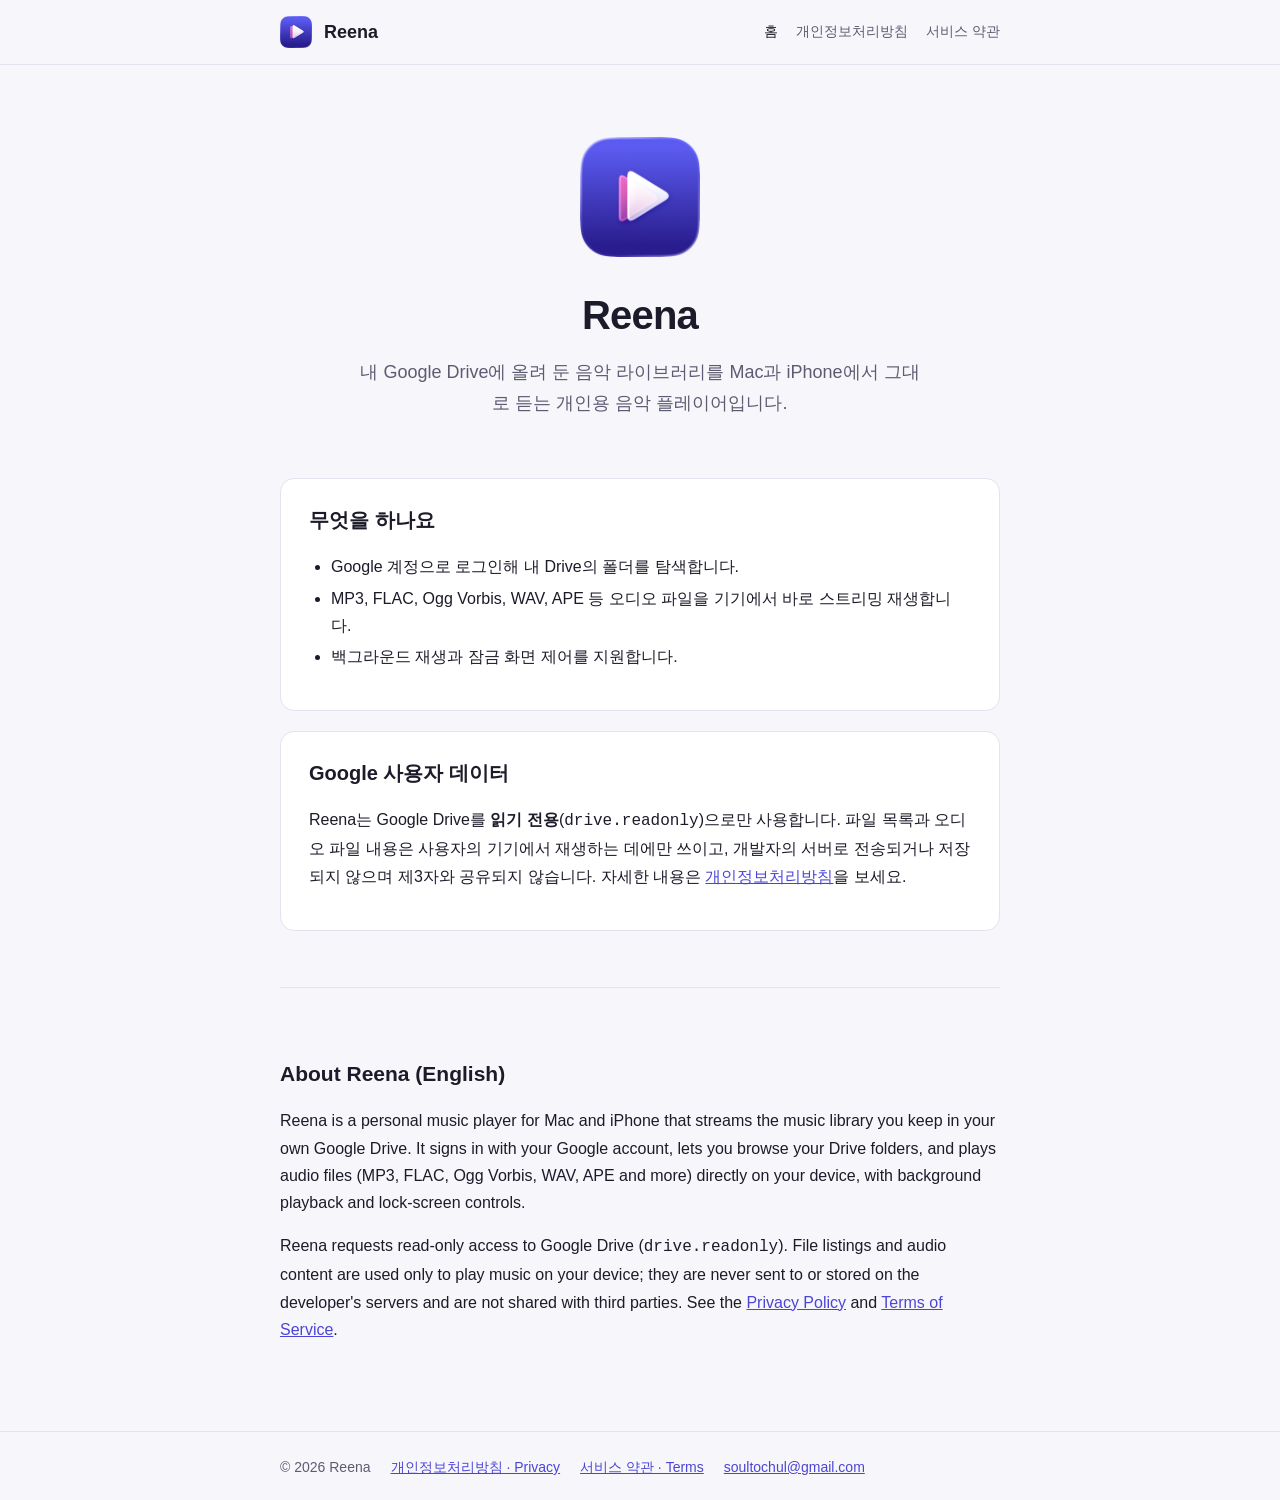
<file: index.html>
<!doctype html>
<html lang="ko">
<head>
  <meta charset="utf-8">
  <meta name="viewport" content="width=device-width, initial-scale=1">
  <title>Reena</title>
  <meta name="description" content="Reena — 내 Google Drive에 있는 음악을 스트리밍하는 개인용 음악 플레이어">
  <link rel="icon" href="favicon.png">
  <link rel="stylesheet" href="style.css">
</head>
<body>
<header><div class="wrap">
  <img src="logo.png" alt=""><a class="name" href="./">Reena</a>
  <nav><a href="./" aria-current="page">홈</a><a href="privacy.html">개인정보처리방침</a><a href="terms.html">서비스 약관</a></nav>
</div></header>
<main><div class="wrap">
  <section class="hero">
    <img src="logo.png" alt="Reena 앱 아이콘">
    <h1>Reena</h1>
    <p>내 Google Drive에 올려 둔 음악 라이브러리를 Mac과 iPhone에서 그대로 듣는 개인용 음악 플레이어입니다.</p>
  </section>

  <div class="card">
    <h2>무엇을 하나요</h2>
    <ul>
      <li>Google 계정으로 로그인해 내 Drive의 폴더를 탐색합니다.</li>
      <li>MP3, FLAC, Ogg Vorbis, WAV, APE 등 오디오 파일을 기기에서 바로 스트리밍 재생합니다.</li>
      <li>백그라운드 재생과 잠금 화면 제어를 지원합니다.</li>
    </ul>
  </div>

  <div class="card">
    <h2>Google 사용자 데이터</h2>
    <p>Reena는 Google Drive를 <strong>읽기 전용</strong>(<code>drive.readonly</code>)으로만 사용합니다. 파일 목록과 오디오 파일 내용은 사용자의 기기에서 재생하는 데에만 쓰이고, 개발자의 서버로 전송되거나 저장되지 않으며 제3자와 공유되지 않습니다. 자세한 내용은 <a href="privacy.html">개인정보처리방침</a>을 보세요.</p>
  </div>

  <section class="lang" lang="en">
    <h2>About Reena (English)</h2>
    <p>Reena is a personal music player for Mac and iPhone that streams the music library you keep in your own Google Drive. It signs in with your Google account, lets you browse your Drive folders, and plays audio files (MP3, FLAC, Ogg Vorbis, WAV, APE and more) directly on your device, with background playback and lock-screen controls.</p>
    <p>Reena requests read-only access to Google Drive (<code>drive.readonly</code>). File listings and audio content are used only to play music on your device; they are never sent to or stored on the developer's servers and are not shared with third parties. See the <a href="privacy.html#en">Privacy Policy</a> and <a href="terms.html#en">Terms of Service</a>.</p>
  </section>
</div></main>
<footer><div class="wrap">
  <span>© 2026 Reena</span>
  <a href="privacy.html">개인정보처리방침 · Privacy</a>
  <a href="terms.html">서비스 약관 · Terms</a>
  <a href="mailto:soultochul@gmail.com">soultochul@gmail.com</a>
</div></footer>
</body>
</html>
</file>
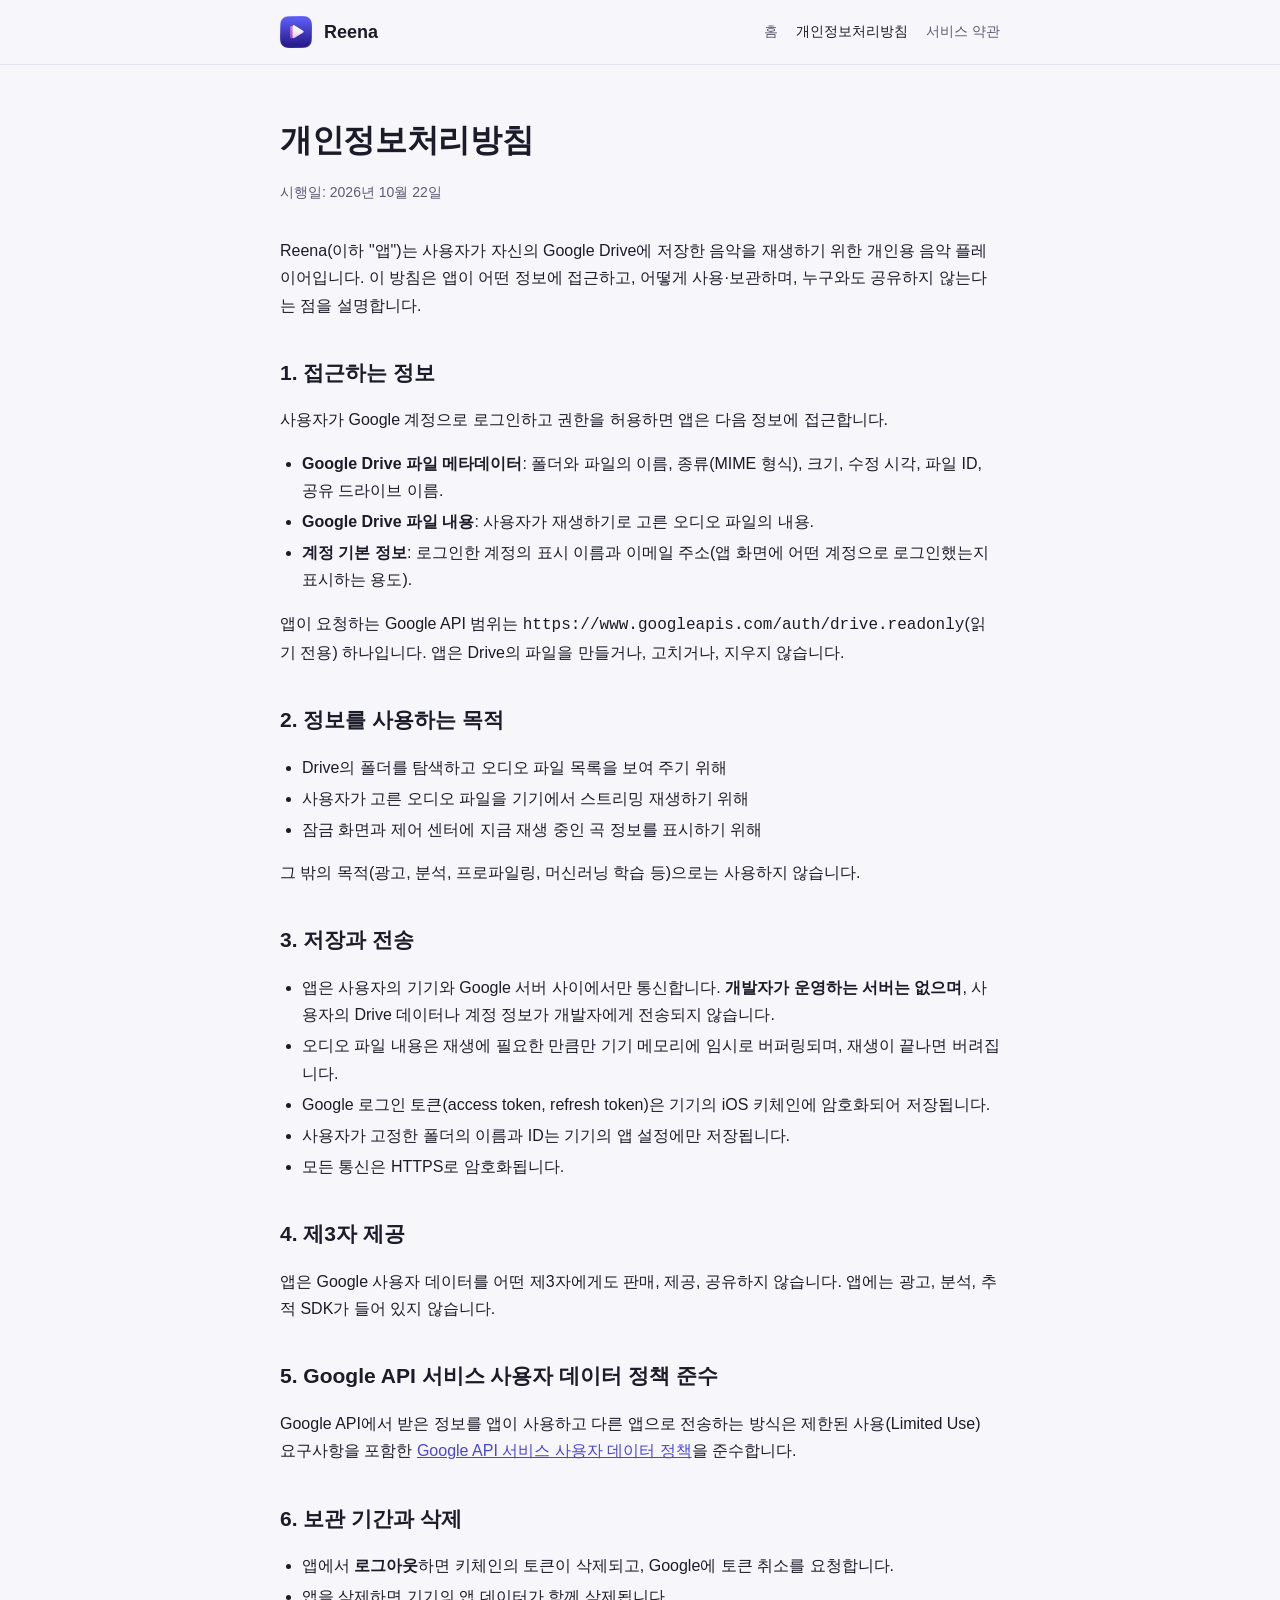
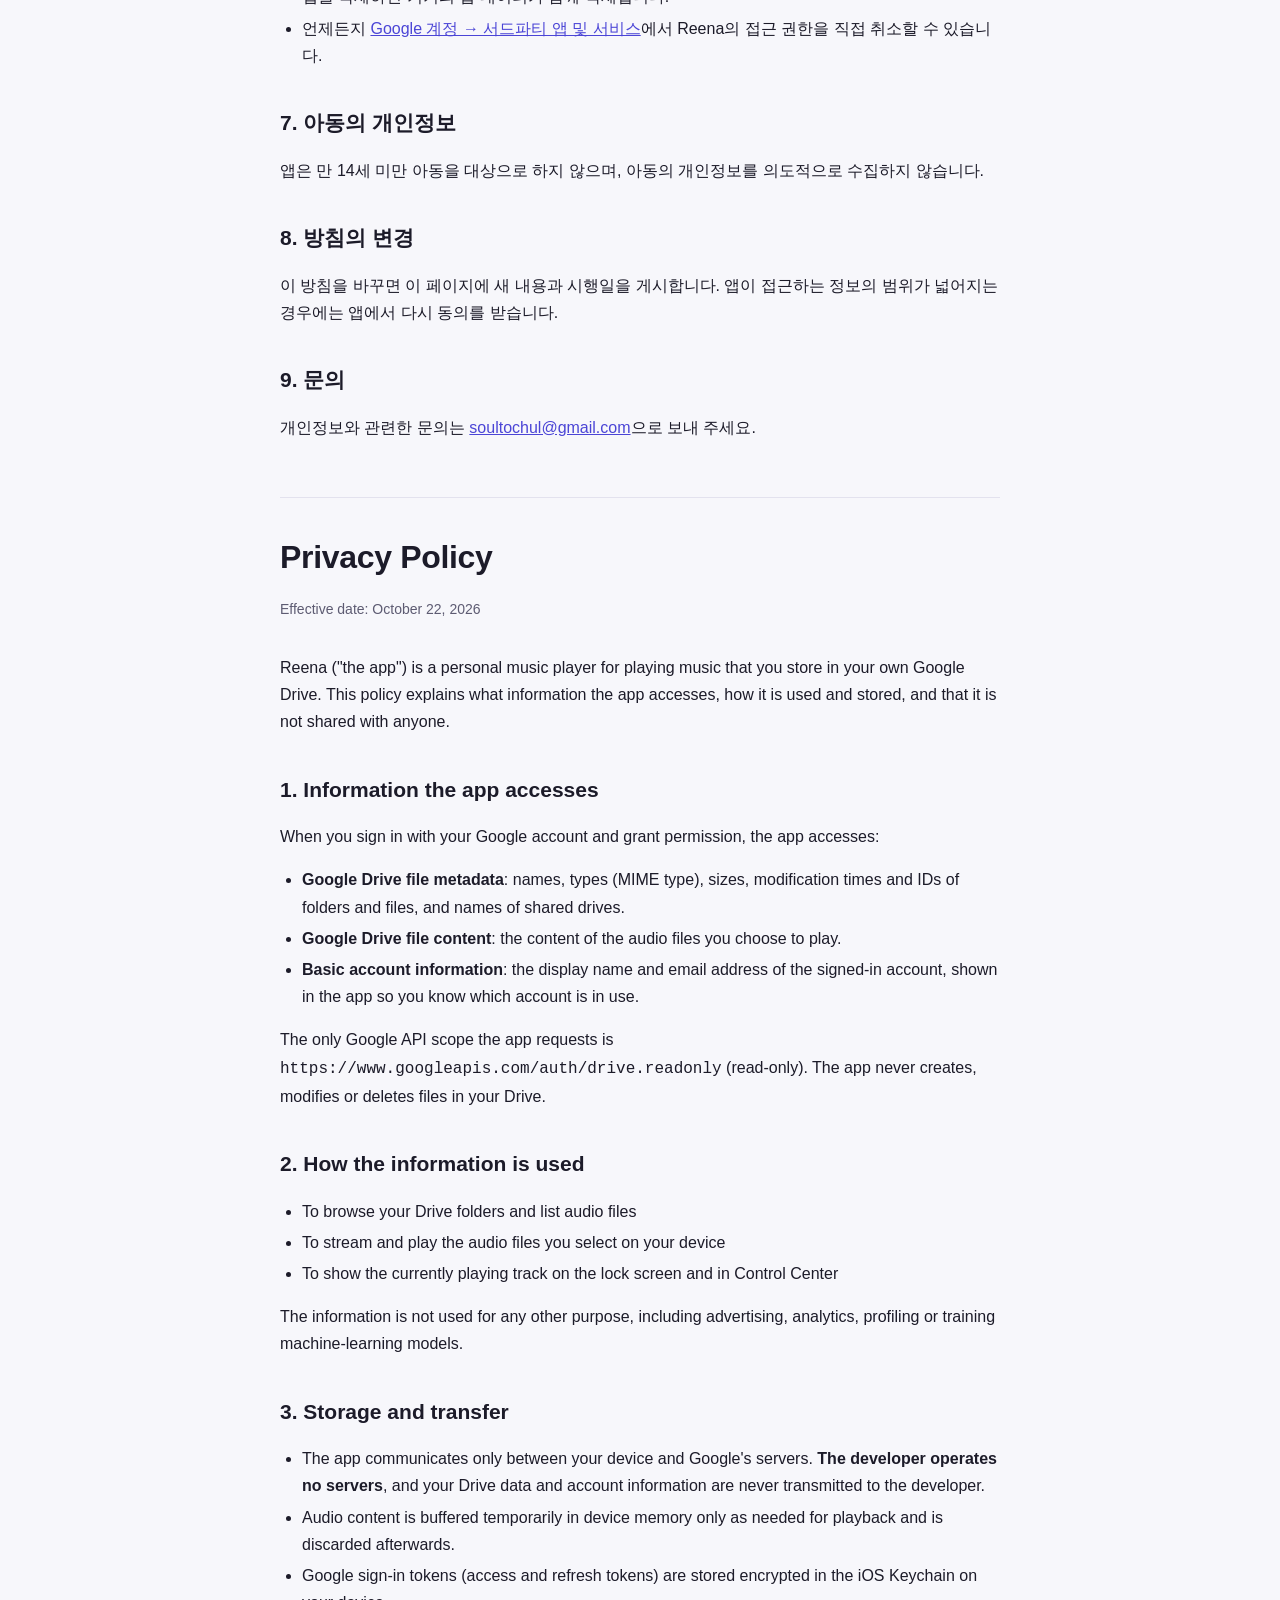
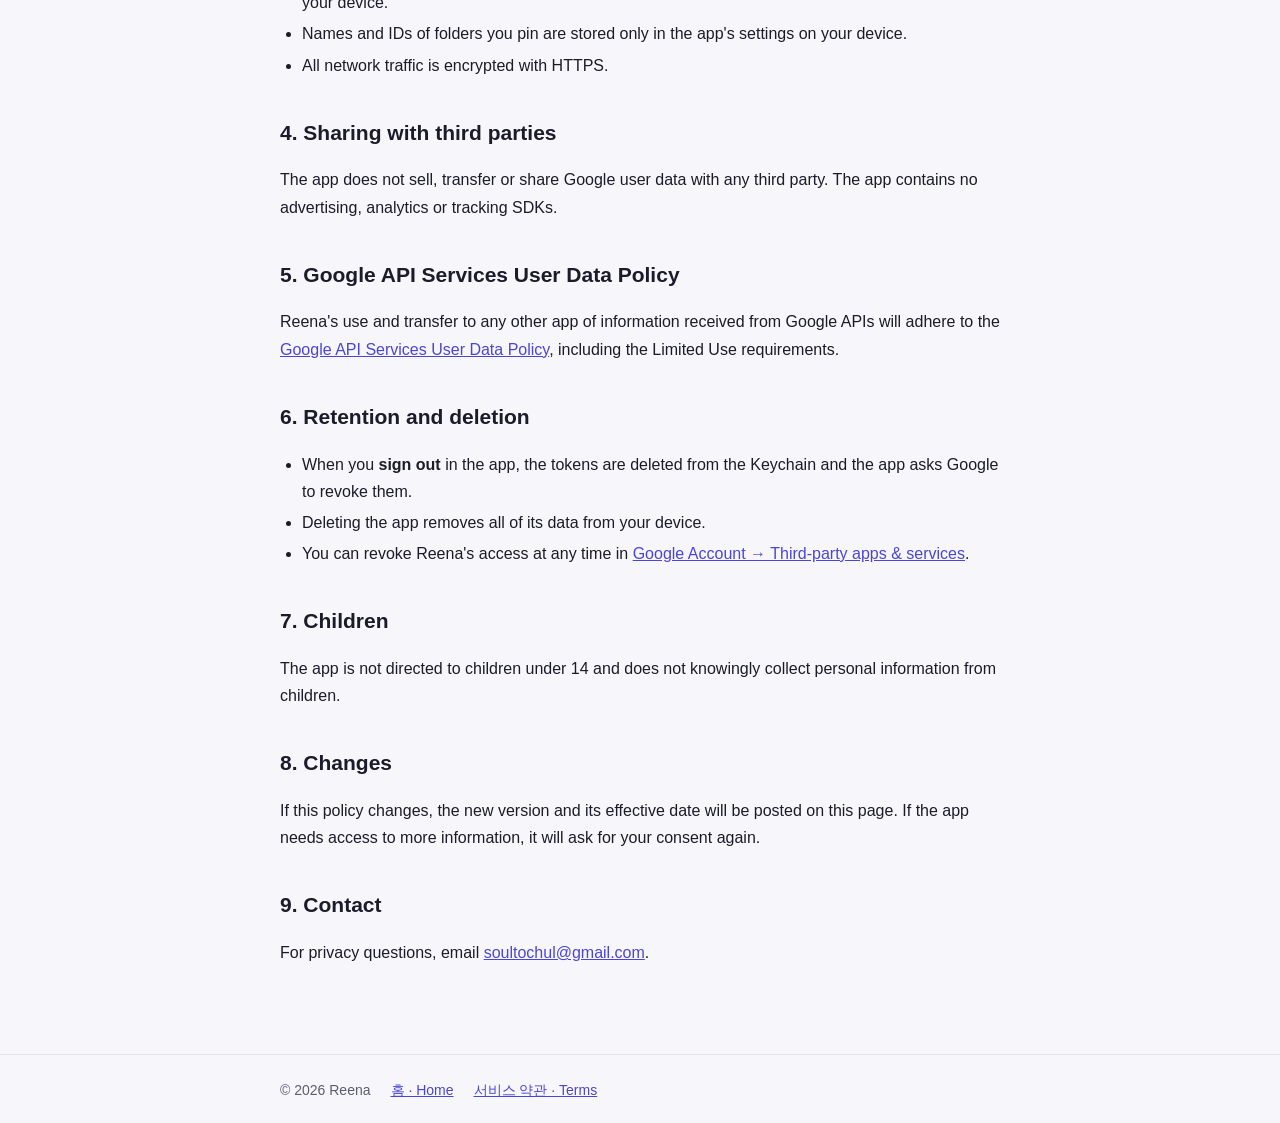
<file: privacy.html>
<!doctype html>
<html lang="ko">
<head>
  <meta charset="utf-8">
  <meta name="viewport" content="width=device-width, initial-scale=1">
  <title>개인정보처리방침 · Reena</title>
  <link rel="icon" href="favicon.png">
  <link rel="stylesheet" href="style.css">
</head>
<body>
<header><div class="wrap">
  <img src="logo.png" alt=""><a class="name" href="./">Reena</a>
  <nav><a href="./">홈</a><a href="privacy.html" aria-current="page">개인정보처리방침</a><a href="terms.html">서비스 약관</a></nav>
</div></header>
<main><div class="wrap">
  <h1 class="doc">개인정보처리방침</h1>
  <p class="meta">시행일: 2026년 10월 22일</p>

  <p>Reena(이하 "앱")는 사용자가 자신의 Google Drive에 저장한 음악을 재생하기 위한 개인용 음악 플레이어입니다. 이 방침은 앱이 어떤 정보에 접근하고, 어떻게 사용·보관하며, 누구와도 공유하지 않는다는 점을 설명합니다.</p>

  <h2>1. 접근하는 정보</h2>
  <p>사용자가 Google 계정으로 로그인하고 권한을 허용하면 앱은 다음 정보에 접근합니다.</p>
  <ul>
    <li><strong>Google Drive 파일 메타데이터</strong>: 폴더와 파일의 이름, 종류(MIME 형식), 크기, 수정 시각, 파일 ID, 공유 드라이브 이름.</li>
    <li><strong>Google Drive 파일 내용</strong>: 사용자가 재생하기로 고른 오디오 파일의 내용.</li>
    <li><strong>계정 기본 정보</strong>: 로그인한 계정의 표시 이름과 이메일 주소(앱 화면에 어떤 계정으로 로그인했는지 표시하는 용도).</li>
  </ul>
  <p>앱이 요청하는 Google API 범위는 <code>https://www.googleapis.com/auth/drive.readonly</code>(읽기 전용) 하나입니다. 앱은 Drive의 파일을 만들거나, 고치거나, 지우지 않습니다.</p>

  <h2>2. 정보를 사용하는 목적</h2>
  <ul>
    <li>Drive의 폴더를 탐색하고 오디오 파일 목록을 보여 주기 위해</li>
    <li>사용자가 고른 오디오 파일을 기기에서 스트리밍 재생하기 위해</li>
    <li>잠금 화면과 제어 센터에 지금 재생 중인 곡 정보를 표시하기 위해</li>
  </ul>
  <p>그 밖의 목적(광고, 분석, 프로파일링, 머신러닝 학습 등)으로는 사용하지 않습니다.</p>

  <h2>3. 저장과 전송</h2>
  <ul>
    <li>앱은 사용자의 기기와 Google 서버 사이에서만 통신합니다. <strong>개발자가 운영하는 서버는 없으며</strong>, 사용자의 Drive 데이터나 계정 정보가 개발자에게 전송되지 않습니다.</li>
    <li>오디오 파일 내용은 재생에 필요한 만큼만 기기 메모리에 임시로 버퍼링되며, 재생이 끝나면 버려집니다.</li>
    <li>Google 로그인 토큰(access token, refresh token)은 기기의 iOS 키체인에 암호화되어 저장됩니다.</li>
    <li>사용자가 고정한 폴더의 이름과 ID는 기기의 앱 설정에만 저장됩니다.</li>
    <li>모든 통신은 HTTPS로 암호화됩니다.</li>
  </ul>

  <h2>4. 제3자 제공</h2>
  <p>앱은 Google 사용자 데이터를 어떤 제3자에게도 판매, 제공, 공유하지 않습니다. 앱에는 광고, 분석, 추적 SDK가 들어 있지 않습니다.</p>

  <h2>5. Google API 서비스 사용자 데이터 정책 준수</h2>
  <p>Google API에서 받은 정보를 앱이 사용하고 다른 앱으로 전송하는 방식은 제한된 사용(Limited Use) 요구사항을 포함한 <a href="https://developers.google.com/terms/api-services-user-data-policy">Google API 서비스 사용자 데이터 정책</a>을 준수합니다.</p>

  <h2>6. 보관 기간과 삭제</h2>
  <ul>
    <li>앱에서 <strong>로그아웃</strong>하면 키체인의 토큰이 삭제되고, Google에 토큰 취소를 요청합니다.</li>
    <li>앱을 삭제하면 기기의 앱 데이터가 함께 삭제됩니다.</li>
    <li>언제든지 <a href="https://myaccount.google.com/permissions">Google 계정 → 서드파티 앱 및 서비스</a>에서 Reena의 접근 권한을 직접 취소할 수 있습니다.</li>
  </ul>

  <h2>7. 아동의 개인정보</h2>
  <p>앱은 만 14세 미만 아동을 대상으로 하지 않으며, 아동의 개인정보를 의도적으로 수집하지 않습니다.</p>

  <h2>8. 방침의 변경</h2>
  <p>이 방침을 바꾸면 이 페이지에 새 내용과 시행일을 게시합니다. 앱이 접근하는 정보의 범위가 넓어지는 경우에는 앱에서 다시 동의를 받습니다.</p>

  <h2>9. 문의</h2>
  <p>개인정보와 관련한 문의는 <a href="mailto:soultochul@gmail.com">soultochul@gmail.com</a>으로 보내 주세요.</p>

  <section class="lang" id="en" lang="en">
    <h1 class="doc">Privacy Policy</h1>
    <p class="meta">Effective date: October 22, 2026</p>

    <p>Reena ("the app") is a personal music player for playing music that you store in your own Google Drive. This policy explains what information the app accesses, how it is used and stored, and that it is not shared with anyone.</p>

    <h2>1. Information the app accesses</h2>
    <p>When you sign in with your Google account and grant permission, the app accesses:</p>
    <ul>
      <li><strong>Google Drive file metadata</strong>: names, types (MIME type), sizes, modification times and IDs of folders and files, and names of shared drives.</li>
      <li><strong>Google Drive file content</strong>: the content of the audio files you choose to play.</li>
      <li><strong>Basic account information</strong>: the display name and email address of the signed-in account, shown in the app so you know which account is in use.</li>
    </ul>
    <p>The only Google API scope the app requests is <code>https://www.googleapis.com/auth/drive.readonly</code> (read-only). The app never creates, modifies or deletes files in your Drive.</p>

    <h2>2. How the information is used</h2>
    <ul>
      <li>To browse your Drive folders and list audio files</li>
      <li>To stream and play the audio files you select on your device</li>
      <li>To show the currently playing track on the lock screen and in Control Center</li>
    </ul>
    <p>The information is not used for any other purpose, including advertising, analytics, profiling or training machine-learning models.</p>

    <h2>3. Storage and transfer</h2>
    <ul>
      <li>The app communicates only between your device and Google's servers. <strong>The developer operates no servers</strong>, and your Drive data and account information are never transmitted to the developer.</li>
      <li>Audio content is buffered temporarily in device memory only as needed for playback and is discarded afterwards.</li>
      <li>Google sign-in tokens (access and refresh tokens) are stored encrypted in the iOS Keychain on your device.</li>
      <li>Names and IDs of folders you pin are stored only in the app's settings on your device.</li>
      <li>All network traffic is encrypted with HTTPS.</li>
    </ul>

    <h2>4. Sharing with third parties</h2>
    <p>The app does not sell, transfer or share Google user data with any third party. The app contains no advertising, analytics or tracking SDKs.</p>

    <h2>5. Google API Services User Data Policy</h2>
    <p>Reena's use and transfer to any other app of information received from Google APIs will adhere to the <a href="https://developers.google.com/terms/api-services-user-data-policy">Google API Services User Data Policy</a>, including the Limited Use requirements.</p>

    <h2>6. Retention and deletion</h2>
    <ul>
      <li>When you <strong>sign out</strong> in the app, the tokens are deleted from the Keychain and the app asks Google to revoke them.</li>
      <li>Deleting the app removes all of its data from your device.</li>
      <li>You can revoke Reena's access at any time in <a href="https://myaccount.google.com/permissions">Google Account → Third-party apps &amp; services</a>.</li>
    </ul>

    <h2>7. Children</h2>
    <p>The app is not directed to children under 14 and does not knowingly collect personal information from children.</p>

    <h2>8. Changes</h2>
    <p>If this policy changes, the new version and its effective date will be posted on this page. If the app needs access to more information, it will ask for your consent again.</p>

    <h2>9. Contact</h2>
    <p>For privacy questions, email <a href="mailto:soultochul@gmail.com">soultochul@gmail.com</a>.</p>
  </section>
</div></main>
<footer><div class="wrap">
  <span>© 2026 Reena</span>
  <a href="./">홈 · Home</a>
  <a href="terms.html">서비스 약관 · Terms</a>
</div></footer>
</body>
</html>
</file>
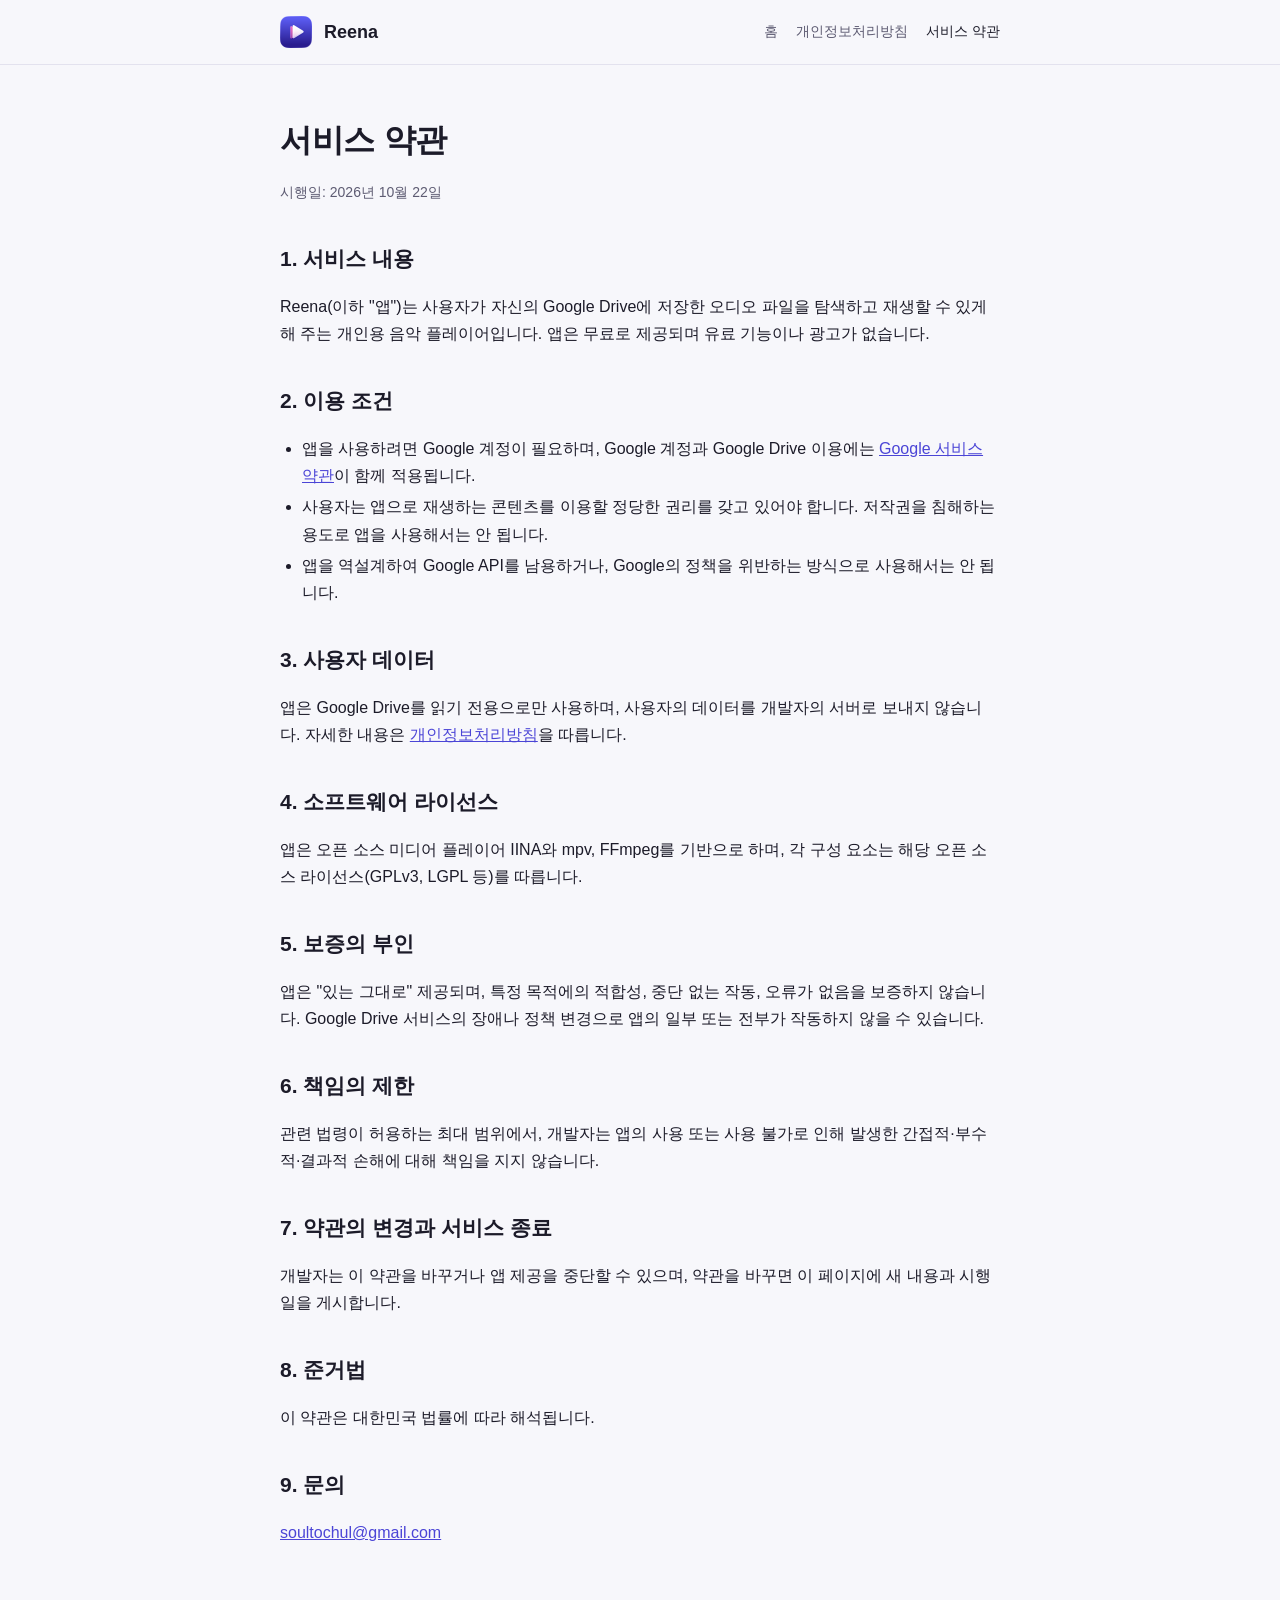
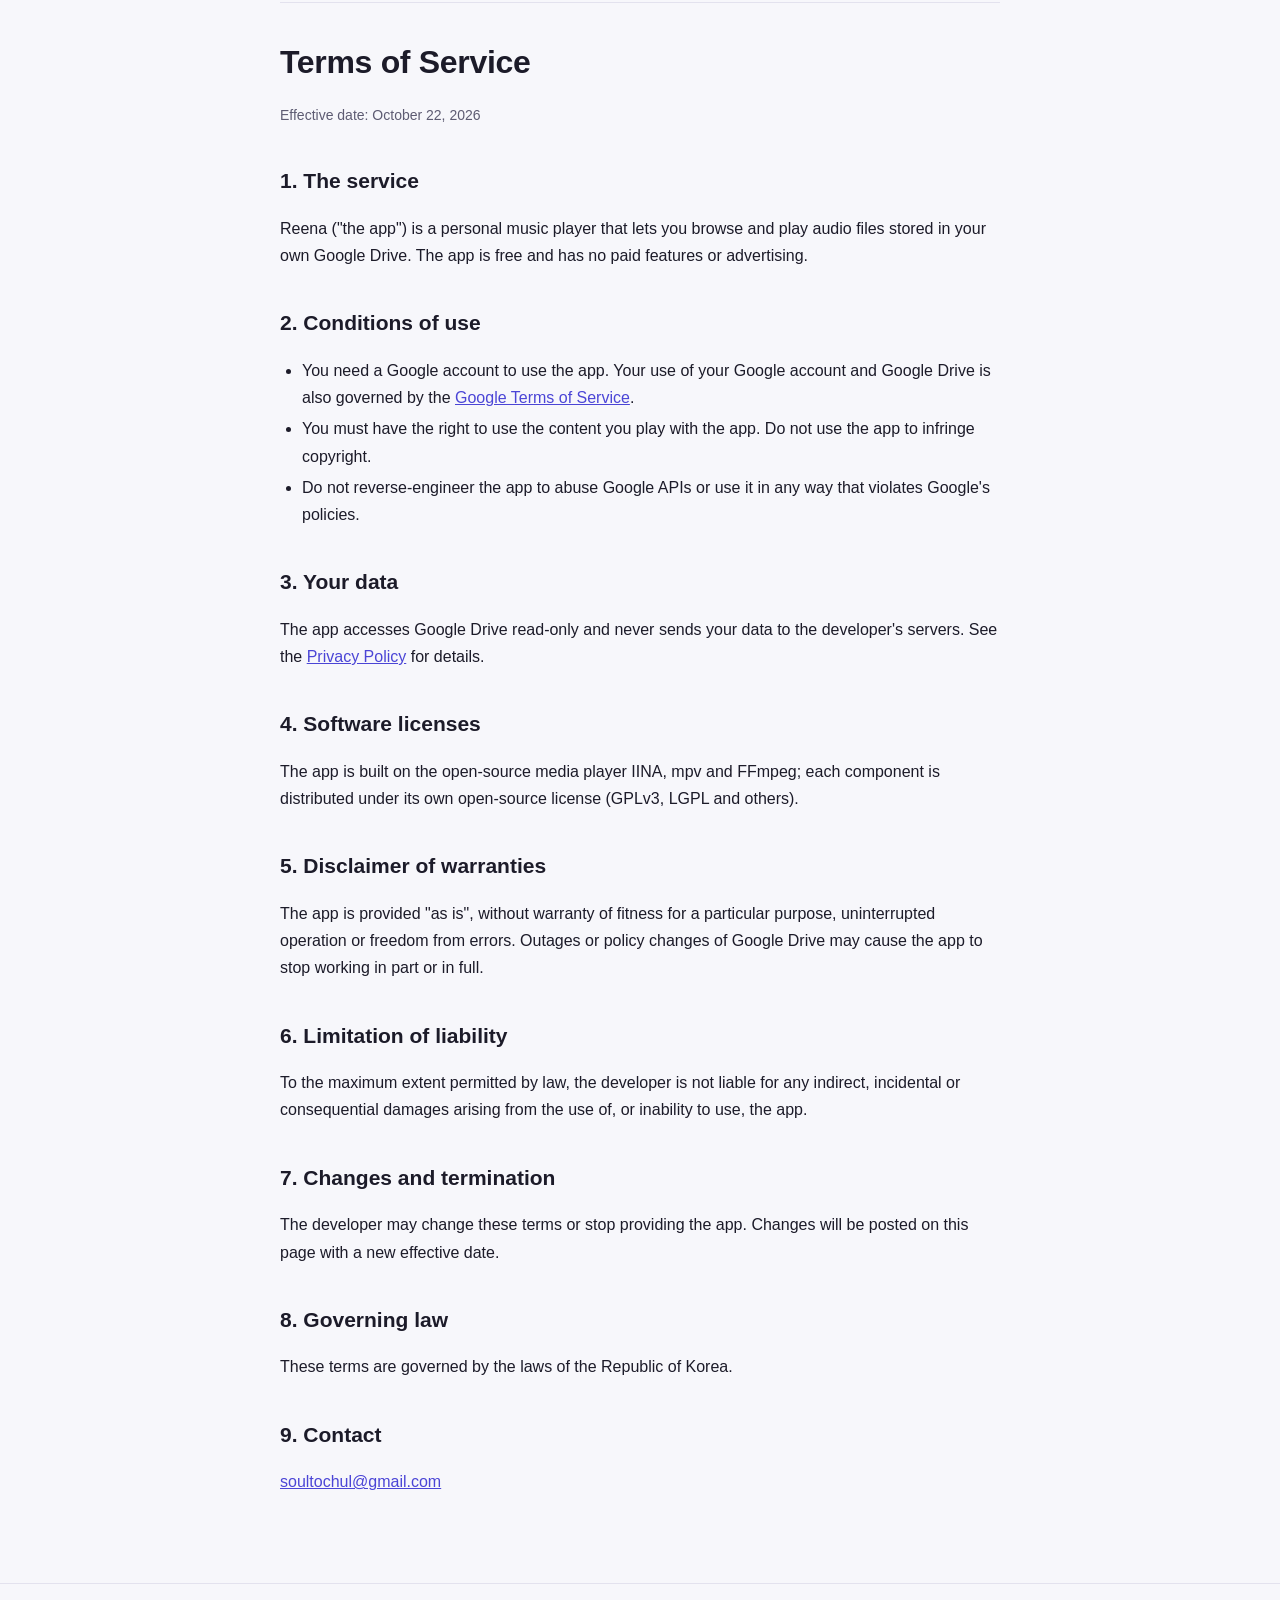
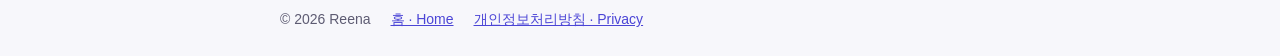
<file: terms.html>
<!doctype html>
<html lang="ko">
<head>
  <meta charset="utf-8">
  <meta name="viewport" content="width=device-width, initial-scale=1">
  <title>서비스 약관 · Reena</title>
  <link rel="icon" href="favicon.png">
  <link rel="stylesheet" href="style.css">
</head>
<body>
<header><div class="wrap">
  <img src="logo.png" alt=""><a class="name" href="./">Reena</a>
  <nav><a href="./">홈</a><a href="privacy.html">개인정보처리방침</a><a href="terms.html" aria-current="page">서비스 약관</a></nav>
</div></header>
<main><div class="wrap">
  <h1 class="doc">서비스 약관</h1>
  <p class="meta">시행일: 2026년 10월 22일</p>

  <h2>1. 서비스 내용</h2>
  <p>Reena(이하 "앱")는 사용자가 자신의 Google Drive에 저장한 오디오 파일을 탐색하고 재생할 수 있게 해 주는 개인용 음악 플레이어입니다. 앱은 무료로 제공되며 유료 기능이나 광고가 없습니다.</p>

  <h2>2. 이용 조건</h2>
  <ul>
    <li>앱을 사용하려면 Google 계정이 필요하며, Google 계정과 Google Drive 이용에는 <a href="https://policies.google.com/terms">Google 서비스 약관</a>이 함께 적용됩니다.</li>
    <li>사용자는 앱으로 재생하는 콘텐츠를 이용할 정당한 권리를 갖고 있어야 합니다. 저작권을 침해하는 용도로 앱을 사용해서는 안 됩니다.</li>
    <li>앱을 역설계하여 Google API를 남용하거나, Google의 정책을 위반하는 방식으로 사용해서는 안 됩니다.</li>
  </ul>

  <h2>3. 사용자 데이터</h2>
  <p>앱은 Google Drive를 읽기 전용으로만 사용하며, 사용자의 데이터를 개발자의 서버로 보내지 않습니다. 자세한 내용은 <a href="privacy.html">개인정보처리방침</a>을 따릅니다.</p>

  <h2>4. 소프트웨어 라이선스</h2>
  <p>앱은 오픈 소스 미디어 플레이어 IINA와 mpv, FFmpeg를 기반으로 하며, 각 구성 요소는 해당 오픈 소스 라이선스(GPLv3, LGPL 등)를 따릅니다.</p>

  <h2>5. 보증의 부인</h2>
  <p>앱은 "있는 그대로" 제공되며, 특정 목적에의 적합성, 중단 없는 작동, 오류가 없음을 보증하지 않습니다. Google Drive 서비스의 장애나 정책 변경으로 앱의 일부 또는 전부가 작동하지 않을 수 있습니다.</p>

  <h2>6. 책임의 제한</h2>
  <p>관련 법령이 허용하는 최대 범위에서, 개발자는 앱의 사용 또는 사용 불가로 인해 발생한 간접적·부수적·결과적 손해에 대해 책임을 지지 않습니다.</p>

  <h2>7. 약관의 변경과 서비스 종료</h2>
  <p>개발자는 이 약관을 바꾸거나 앱 제공을 중단할 수 있으며, 약관을 바꾸면 이 페이지에 새 내용과 시행일을 게시합니다.</p>

  <h2>8. 준거법</h2>
  <p>이 약관은 대한민국 법률에 따라 해석됩니다.</p>

  <h2>9. 문의</h2>
  <p><a href="mailto:soultochul@gmail.com">soultochul@gmail.com</a></p>

  <section class="lang" id="en" lang="en">
    <h1 class="doc">Terms of Service</h1>
    <p class="meta">Effective date: October 22, 2026</p>

    <h2>1. The service</h2>
    <p>Reena ("the app") is a personal music player that lets you browse and play audio files stored in your own Google Drive. The app is free and has no paid features or advertising.</p>

    <h2>2. Conditions of use</h2>
    <ul>
      <li>You need a Google account to use the app. Your use of your Google account and Google Drive is also governed by the <a href="https://policies.google.com/terms">Google Terms of Service</a>.</li>
      <li>You must have the right to use the content you play with the app. Do not use the app to infringe copyright.</li>
      <li>Do not reverse-engineer the app to abuse Google APIs or use it in any way that violates Google's policies.</li>
    </ul>

    <h2>3. Your data</h2>
    <p>The app accesses Google Drive read-only and never sends your data to the developer's servers. See the <a href="privacy.html#en">Privacy Policy</a> for details.</p>

    <h2>4. Software licenses</h2>
    <p>The app is built on the open-source media player IINA, mpv and FFmpeg; each component is distributed under its own open-source license (GPLv3, LGPL and others).</p>

    <h2>5. Disclaimer of warranties</h2>
    <p>The app is provided "as is", without warranty of fitness for a particular purpose, uninterrupted operation or freedom from errors. Outages or policy changes of Google Drive may cause the app to stop working in part or in full.</p>

    <h2>6. Limitation of liability</h2>
    <p>To the maximum extent permitted by law, the developer is not liable for any indirect, incidental or consequential damages arising from the use of, or inability to use, the app.</p>

    <h2>7. Changes and termination</h2>
    <p>The developer may change these terms or stop providing the app. Changes will be posted on this page with a new effective date.</p>

    <h2>8. Governing law</h2>
    <p>These terms are governed by the laws of the Republic of Korea.</p>

    <h2>9. Contact</h2>
    <p><a href="mailto:soultochul@gmail.com">soultochul@gmail.com</a></p>
  </section>
</div></main>
<footer><div class="wrap">
  <span>© 2026 Reena</span>
  <a href="./">홈 · Home</a>
  <a href="privacy.html">개인정보처리방침 · Privacy</a>
</div></footer>
</body>
</html>
</file>
<file: style.css>
:root {
  --bg: #f7f7fb;
  --surface: #ffffff;
  --text: #1c1b29;
  --muted: #5d5b72;
  --accent: #4b45d6;
  --border: #e3e2ee;
}
@media (prefers-color-scheme: dark) {
  :root {
    --bg: #12111c;
    --surface: #1b1a28;
    --text: #ecebf5;
    --muted: #a3a1b8;
    --accent: #9d98ff;
    --border: #2c2a3d;
  }
}
* { box-sizing: border-box; }
body {
  margin: 0;
  background: var(--bg);
  color: var(--text);
  font: 16px/1.7 -apple-system, BlinkMacSystemFont, "Apple SD Gothic Neo", "Pretendard", "Segoe UI", sans-serif;
  -webkit-font-smoothing: antialiased;
}
a { color: var(--accent); }
.wrap { max-width: 760px; margin: 0 auto; padding: 0 20px; }
header { border-bottom: 1px solid var(--border); }
header .wrap { display: flex; align-items: center; gap: 12px; height: 64px; }
header img { width: 32px; height: 32px; }
header .name { font-weight: 700; font-size: 18px; color: var(--text); text-decoration: none; }
header nav { margin-left: auto; display: flex; gap: 18px; font-size: 14px; }
header nav a { color: var(--muted); text-decoration: none; }
header nav a:hover, header nav a[aria-current] { color: var(--text); }
main { padding: 48px 0 72px; }
.hero { text-align: center; padding: 24px 0 40px; }
.hero img { width: 120px; height: 120px; }
.hero h1 { font-size: 40px; margin: 16px 0 8px; letter-spacing: -0.02em; }
.hero p { color: var(--muted); font-size: 18px; margin: 0 auto; max-width: 560px; }
.card {
  background: var(--surface);
  border: 1px solid var(--border);
  border-radius: 14px;
  padding: 24px 28px;
  margin: 20px 0;
}
.card h2 { margin-top: 0; font-size: 20px; }
h1.doc { font-size: 32px; margin: 0 0 4px; letter-spacing: -0.01em; }
.meta { color: var(--muted); font-size: 14px; margin-bottom: 32px; }
h2 { font-size: 21px; margin: 36px 0 8px; }
h3 { font-size: 17px; margin: 24px 0 4px; }
ul { padding-left: 22px; }
li { margin: 4px 0; }
.lang { border-top: 1px solid var(--border); margin-top: 56px; padding-top: 32px; }
footer { border-top: 1px solid var(--border); color: var(--muted); font-size: 14px; }
footer .wrap { padding: 24px 20px; display: flex; flex-wrap: wrap; gap: 8px 20px; }
@media (max-width: 520px) {
  header nav { gap: 12px; font-size: 13px; }
  .hero h1 { font-size: 32px; }
  .card { padding: 20px; }
}
</file>
